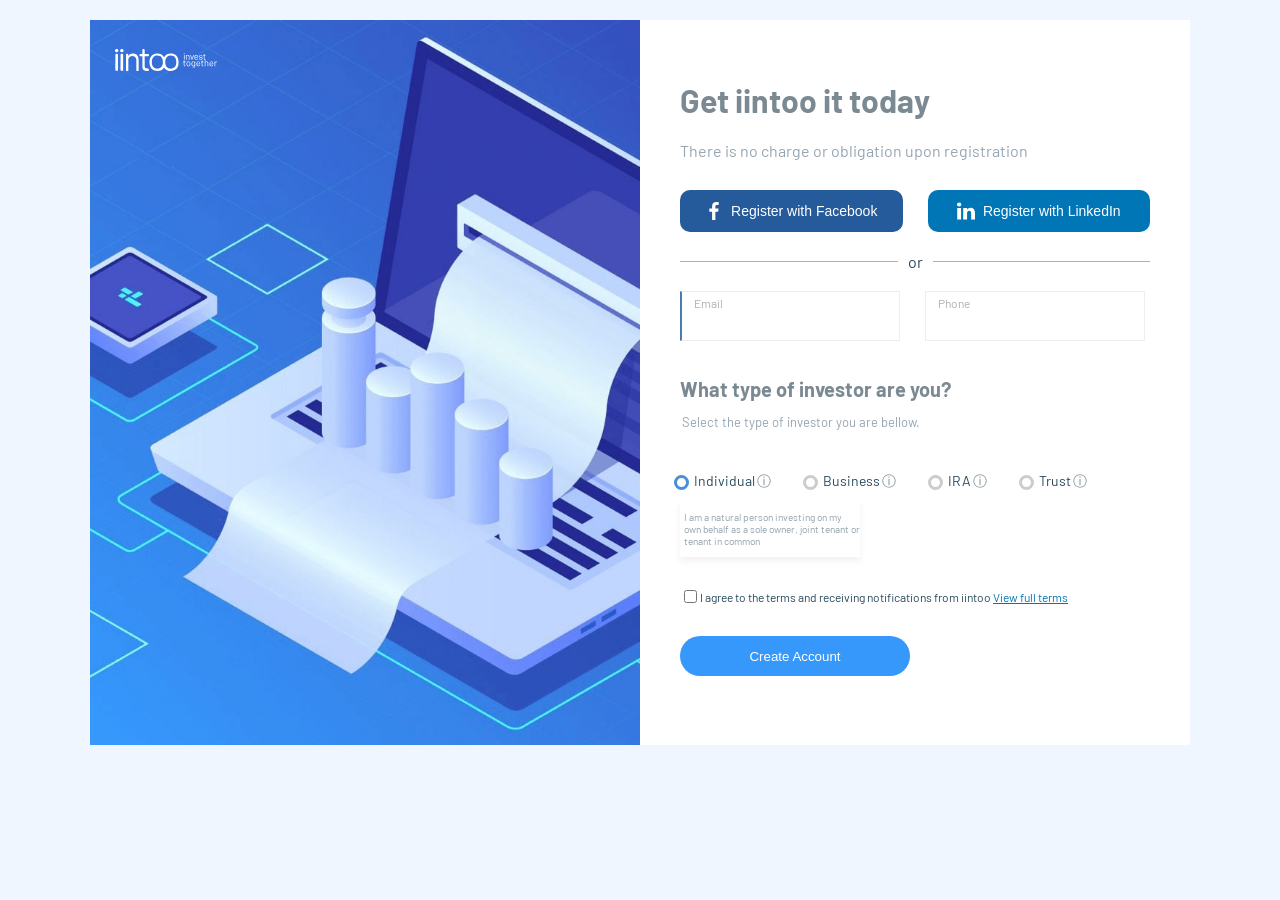
<file: index.html>
<!DOCTYPE html>
<html lang="en">
<head>
    <meta charset="UTF-8">
    <meta name="viewport" content="width=device-width, initial-scale=1.0">
    <title>Iintoo</title>
    <link rel="stylesheet" href="style.css">
</head>
<body>
    <div class="container">
        <div class="block">
            <div class="left">
                <img src="./bg.jpg" alt="left picture">
                <div class="logo">
                <img src="./logo (1).svg" alt="logo">
                </div>
            </div>
            
            <div class="right">
                <h1 class="main-title">Get iintoo it today</h1>
                <p class="subtitle">There is no charge or obligation upon registration</p>
            
                <div class="socseti">
                <button class="btn btn-fb">
                    <img src="./facebook.svg" alt="login with facebook" class="first"> Register with Facebook
                </button>
                <button class="btn btn-in">
                    <img src="./linkedin.svg" alt="login with linkedin" class="second"> Register with LinkedIn
                </button>
              </div>
             
              <div class="divider">
                <span>or</span>
              </div>
             
              <div class="input-row">
                <div class="input-email">
                 <label>Email</label>
                 <input type="email"> 
                </div>
                <div class="input-phone">
                <label>Phone</label>
                <input type="number">
                </div>
              </div>
              
              <h2 class="main-title">What type of investor are you?</h2>
              <p class="smaller">Select the type of investor you are bellow.</p>
              
              <div class="radio-group">
                <input type="radio" id="individual" name="individual" value="individual" checked>
                <label for="individual">Individual</label>
                <span class="info-icon">&#9432</span>
                <input type="radio" id="business" name="individual" value="business">
                <label for="business">Business</label>
                <span class="info-icon">&#9432</span>
                <input type="radio" id="ira" name="individual" value="ira">
                <label for="ira">IRA</label>
                <span class="info-icon">&#9432</span>
                <input type="radio" id="trust" name="individual" value="trust">
                <label for="trust">Trust</label>
                <span class="info-icon">&#9432</span>
                </div>

                <div class="shadow">
                    <p>I am a natural person investing on my own behalf as a sole owner, joint tenant or tenant in common</p>
                </div>

                <div class="agree">
                    <input type="checkbox">
                    <label>I agree to the terms and receiving notifications from iintoo <a href="https://www.aviasales.ru/" target="_blank">View full terms</a> </label>
                </div>

                <div>
                    <button class="create">Create Account</button>
                </div>
            </div>
        </div>
    </div>
 </div>
</body>
</html>
</file>
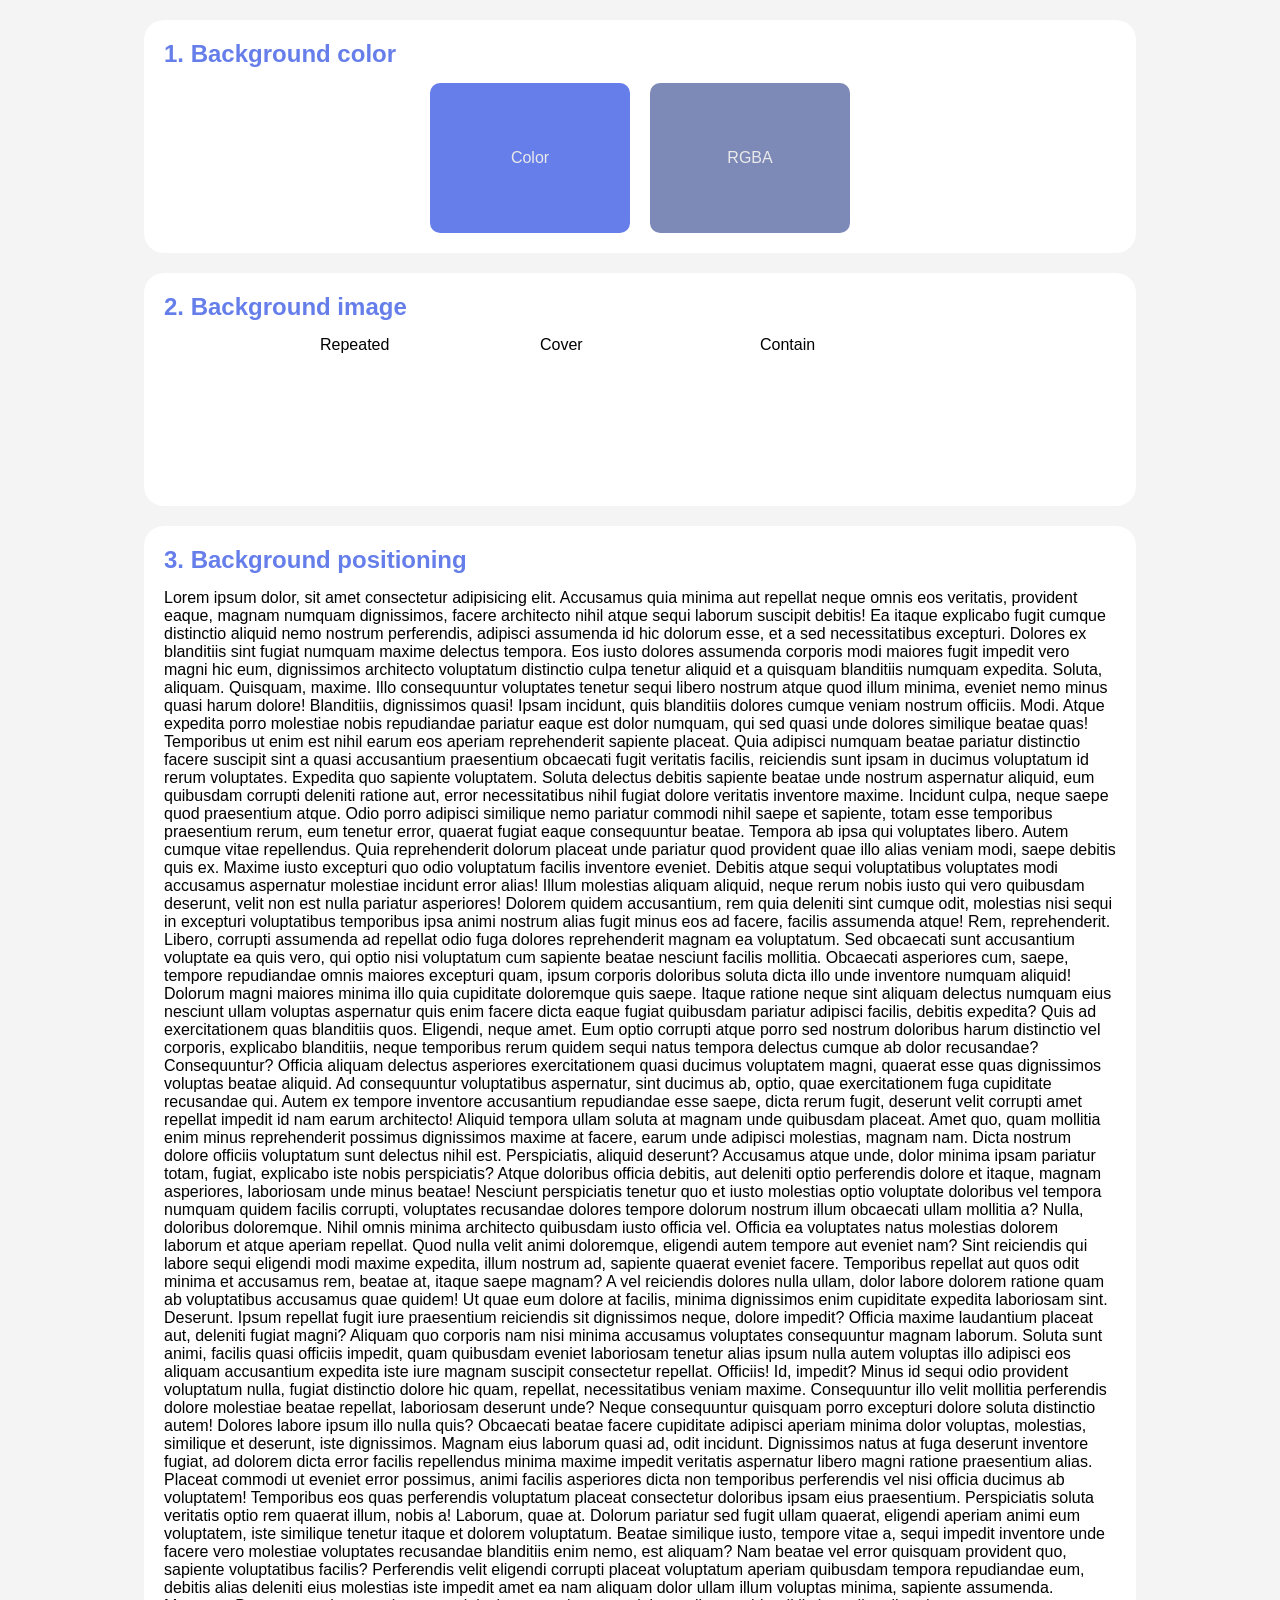
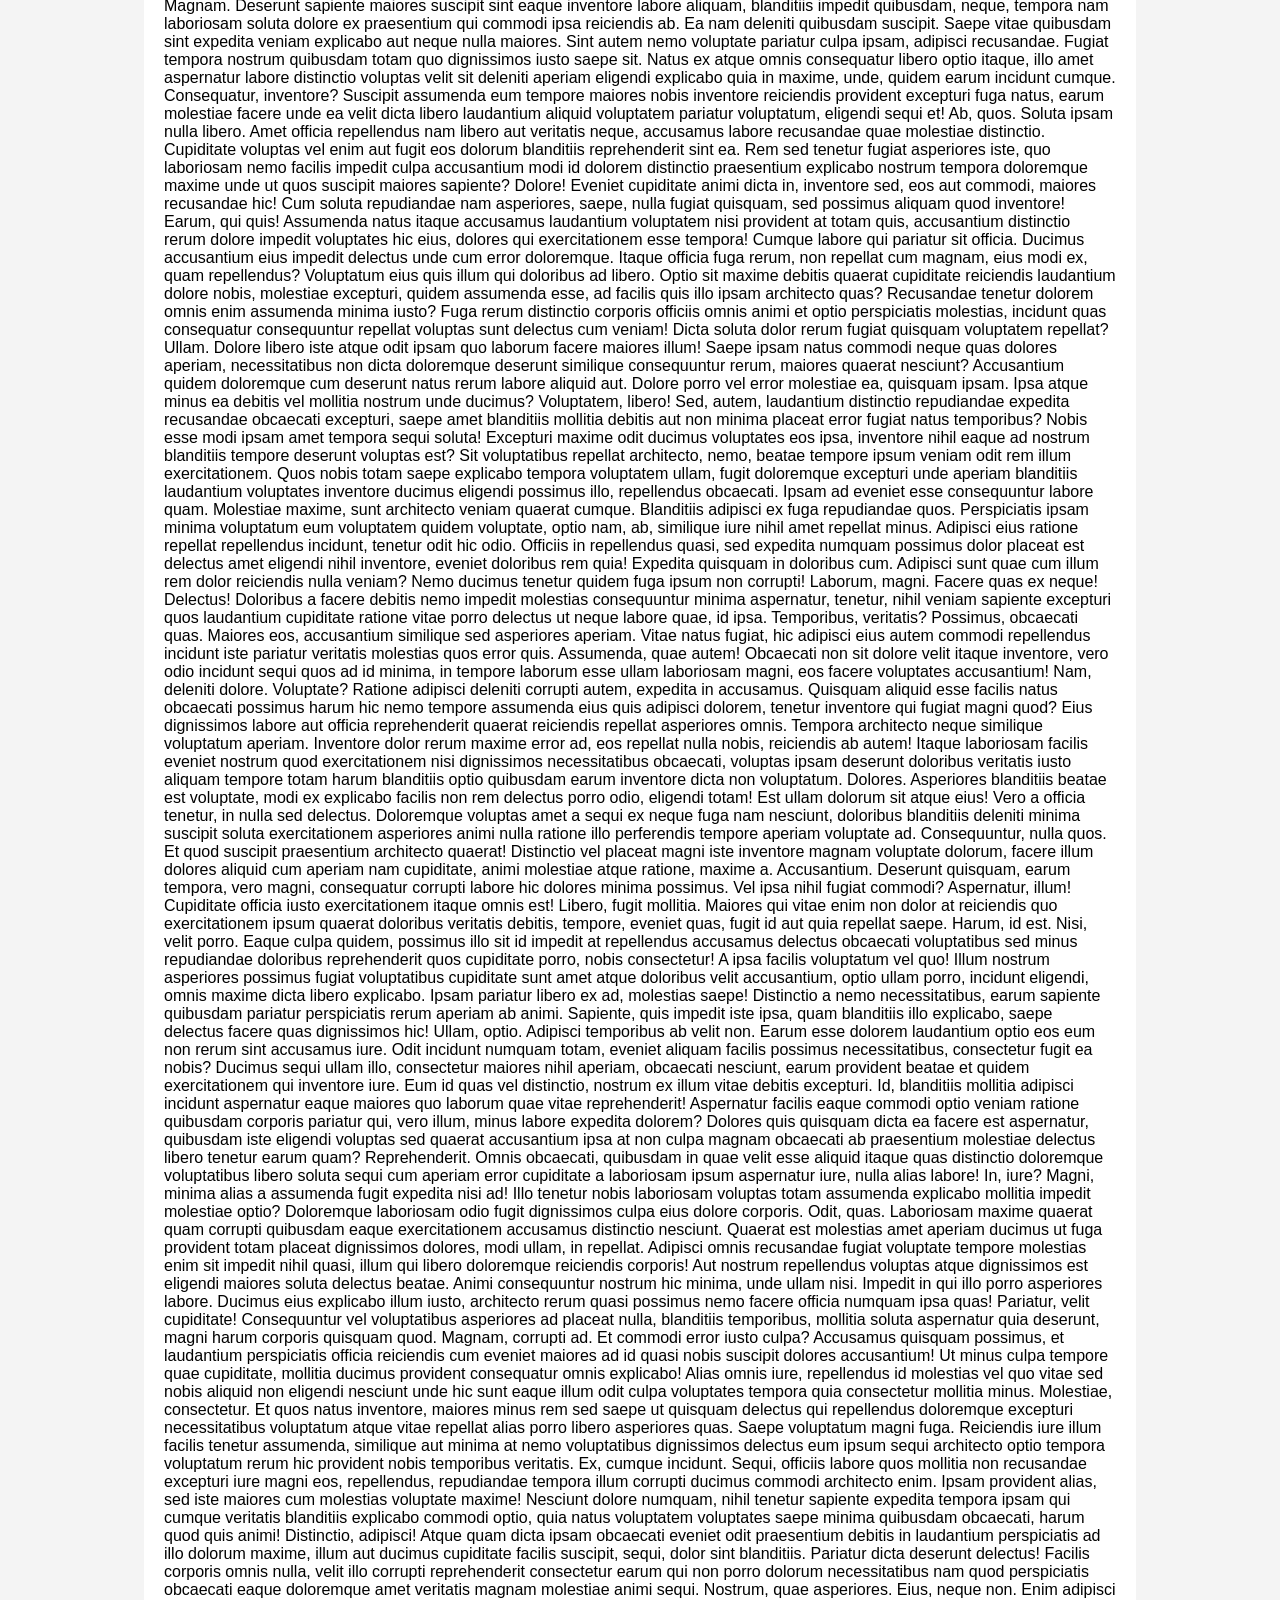
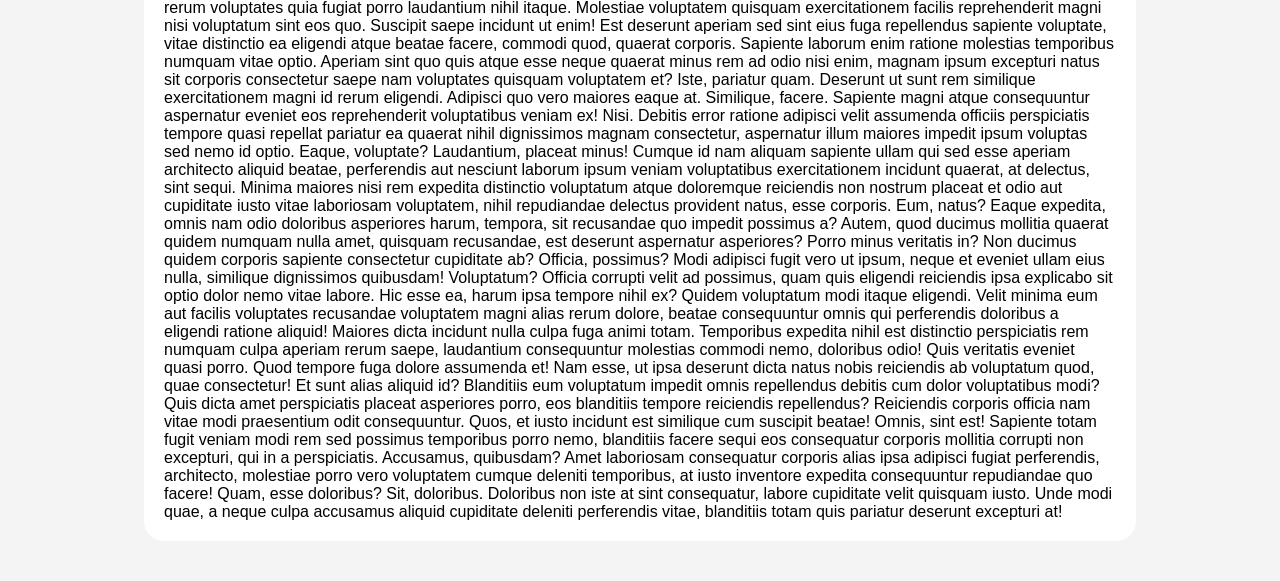
<file: Background/index.html>
<!DOCTYPE html>
<html lang="en">
<head>
    <meta charset="UTF-8">
    <meta name="viewport" content="width=device-width, initial-scale=1.0">
    <title>CSS Background</title>
    <link rel="stylesheet" href="./style.css">
</head>
<body>
    <div class="container">
        <section class="bg-section">
            <h2 class="bg-section__title">1. Background color</h2>
            <div class="example-row">
              <div class="example-box color">Color</div>
              <div class="example-box rgba">RGBA</div>
            </div>
        </section>

        <section class="bg-section">
            <h2 class="bg-section__title">2. Background image</h2>
            <div class="example-row">
                <div class="repeated">Repeated</div>
                <div class="cover">Cover</div>
                <div class="contain">Contain</div>
        </section>

        <section class="bg-section">
            <h2 class="bg-section__title">3. Background positioning</h2>
 

    <div class="lorem">Lorem ipsum dolor, sit amet consectetur adipisicing elit. Accusamus quia minima aut repellat neque omnis eos veritatis, provident eaque, magnam numquam dignissimos, facere architecto nihil atque sequi laborum suscipit debitis!
    Ea itaque explicabo fugit cumque distinctio aliquid nemo nostrum perferendis, adipisci assumenda id hic dolorum esse, et a sed necessitatibus excepturi. Dolores ex blanditiis sint fugiat numquam maxime delectus tempora.
    Eos iusto dolores assumenda corporis modi maiores fugit impedit vero magni hic eum, dignissimos architecto voluptatum distinctio culpa tenetur aliquid et a quisquam blanditiis numquam expedita. Soluta, aliquam. Quisquam, maxime.
    Illo consequuntur voluptates tenetur sequi libero nostrum atque quod illum minima, eveniet nemo minus quasi harum dolore! Blanditiis, dignissimos quasi! Ipsam incidunt, quis blanditiis dolores cumque veniam nostrum officiis. Modi.
    Atque expedita porro molestiae nobis repudiandae pariatur eaque est dolor numquam, qui sed quasi unde dolores similique beatae quas! Temporibus ut enim est nihil earum eos aperiam reprehenderit sapiente placeat.
    Quia adipisci numquam beatae pariatur distinctio facere suscipit sint a quasi accusantium praesentium obcaecati fugit veritatis facilis, reiciendis sunt ipsam in ducimus voluptatum id rerum voluptates. Expedita quo sapiente voluptatem.
    Soluta delectus debitis sapiente beatae unde nostrum aspernatur aliquid, eum quibusdam corrupti deleniti ratione aut, error necessitatibus nihil fugiat dolore veritatis inventore maxime. Incidunt culpa, neque saepe quod praesentium atque.
    Odio porro adipisci similique nemo pariatur commodi nihil saepe et sapiente, totam esse temporibus praesentium rerum, eum tenetur error, quaerat fugiat eaque consequuntur beatae. Tempora ab ipsa qui voluptates libero.
    Autem cumque vitae repellendus. Quia reprehenderit dolorum placeat unde pariatur quod provident quae illo alias veniam modi, saepe debitis quis ex. Maxime iusto excepturi quo odio voluptatum facilis inventore eveniet.
    Debitis atque sequi voluptatibus voluptates modi accusamus aspernatur molestiae incidunt error alias! Illum molestias aliquam aliquid, neque rerum nobis iusto qui vero quibusdam deserunt, velit non est nulla pariatur asperiores!
    Dolorem quidem accusantium, rem quia deleniti sint cumque odit, molestias nisi sequi in excepturi voluptatibus temporibus ipsa animi nostrum alias fugit minus eos ad facere, facilis assumenda atque! Rem, reprehenderit.
    Libero, corrupti assumenda ad repellat odio fuga dolores reprehenderit magnam ea voluptatum. Sed obcaecati sunt accusantium voluptate ea quis vero, qui optio nisi voluptatum cum sapiente beatae nesciunt facilis mollitia.
    Obcaecati asperiores cum, saepe, tempore repudiandae omnis maiores excepturi quam, ipsum corporis doloribus soluta dicta illo unde inventore numquam aliquid! Dolorum magni maiores minima illo quia cupiditate doloremque quis saepe.
    Itaque ratione neque sint aliquam delectus numquam eius nesciunt ullam voluptas aspernatur quis enim facere dicta eaque fugiat quibusdam pariatur adipisci facilis, debitis expedita? Quis ad exercitationem quas blanditiis quos.
    Eligendi, neque amet. Eum optio corrupti atque porro sed nostrum doloribus harum distinctio vel corporis, explicabo blanditiis, neque temporibus rerum quidem sequi natus tempora delectus cumque ab dolor recusandae? Consequuntur?
    Officia aliquam delectus asperiores exercitationem quasi ducimus voluptatem magni, quaerat esse quas dignissimos voluptas beatae aliquid. Ad consequuntur voluptatibus aspernatur, sint ducimus ab, optio, quae exercitationem fuga cupiditate recusandae qui.
    Autem ex tempore inventore accusantium repudiandae esse saepe, dicta rerum fugit, deserunt velit corrupti amet repellat impedit id nam earum architecto! Aliquid tempora ullam soluta at magnam unde quibusdam placeat.
    Amet quo, quam mollitia enim minus reprehenderit possimus dignissimos maxime at facere, earum unde adipisci molestias, magnam nam. Dicta nostrum dolore officiis voluptatum sunt delectus nihil est. Perspiciatis, aliquid deserunt?
    Accusamus atque unde, dolor minima ipsam pariatur totam, fugiat, explicabo iste nobis perspiciatis? Atque doloribus officia debitis, aut deleniti optio perferendis dolore et itaque, magnam asperiores, laboriosam unde minus beatae!
    Nesciunt perspiciatis tenetur quo et iusto molestias optio voluptate doloribus vel tempora numquam quidem facilis corrupti, voluptates recusandae dolores tempore dolorum nostrum illum obcaecati ullam mollitia a? Nulla, doloribus doloremque.
    Nihil omnis minima architecto quibusdam iusto officia vel. Officia ea voluptates natus molestias dolorem laborum et atque aperiam repellat. Quod nulla velit animi doloremque, eligendi autem tempore aut eveniet nam?
    Sint reiciendis qui labore sequi eligendi modi maxime expedita, illum nostrum ad, sapiente quaerat eveniet facere. Temporibus repellat aut quos odit minima et accusamus rem, beatae at, itaque saepe magnam?
    A vel reiciendis dolores nulla ullam, dolor labore dolorem ratione quam ab voluptatibus accusamus quae quidem! Ut quae eum dolore at facilis, minima dignissimos enim cupiditate expedita laboriosam sint. Deserunt.
    Ipsum repellat fugit iure praesentium reiciendis sit dignissimos neque, dolore impedit? Officia maxime laudantium placeat aut, deleniti fugiat magni? Aliquam quo corporis nam nisi minima accusamus voluptates consequuntur magnam laborum.
    Soluta sunt animi, facilis quasi officiis impedit, quam quibusdam eveniet laboriosam tenetur alias ipsum nulla autem voluptas illo adipisci eos aliquam accusantium expedita iste iure magnam suscipit consectetur repellat. Officiis!
    Id, impedit? Minus id sequi odio provident voluptatum nulla, fugiat distinctio dolore hic quam, repellat, necessitatibus veniam maxime. Consequuntur illo velit mollitia perferendis dolore molestiae beatae repellat, laboriosam deserunt unde?
    Neque consequuntur quisquam porro excepturi dolore soluta distinctio autem! Dolores labore ipsum illo nulla quis? Obcaecati beatae facere cupiditate adipisci aperiam minima dolor voluptas, molestias, similique et deserunt, iste dignissimos.
    Magnam eius laborum quasi ad, odit incidunt. Dignissimos natus at fuga deserunt inventore fugiat, ad dolorem dicta error facilis repellendus minima maxime impedit veritatis aspernatur libero magni ratione praesentium alias.
    Placeat commodi ut eveniet error possimus, animi facilis asperiores dicta non temporibus perferendis vel nisi officia ducimus ab voluptatem! Temporibus eos quas perferendis voluptatum placeat consectetur doloribus ipsam eius praesentium.
    Perspiciatis soluta veritatis optio rem quaerat illum, nobis a! Laborum, quae at. Dolorum pariatur sed fugit ullam quaerat, eligendi aperiam animi eum voluptatem, iste similique tenetur itaque et dolorem voluptatum.
    Beatae similique iusto, tempore vitae a, sequi impedit inventore unde facere vero molestiae voluptates recusandae blanditiis enim nemo, est aliquam? Nam beatae vel error quisquam provident quo, sapiente voluptatibus facilis?
    Perferendis velit eligendi corrupti placeat voluptatum aperiam quibusdam tempora repudiandae eum, debitis alias deleniti eius molestias iste impedit amet ea nam aliquam dolor ullam illum voluptas minima, sapiente assumenda. Magnam.
    Deserunt sapiente maiores suscipit sint eaque inventore labore aliquam, blanditiis impedit quibusdam, neque, tempora nam laboriosam soluta dolore ex praesentium qui commodi ipsa reiciendis ab. Ea nam deleniti quibusdam suscipit.
    Saepe vitae quibusdam sint expedita veniam explicabo aut neque nulla maiores. Sint autem nemo voluptate pariatur culpa ipsam, adipisci recusandae. Fugiat tempora nostrum quibusdam totam quo dignissimos iusto saepe sit.
    Natus ex atque omnis consequatur libero optio itaque, illo amet aspernatur labore distinctio voluptas velit sit deleniti aperiam eligendi explicabo quia in maxime, unde, quidem earum incidunt cumque. Consequatur, inventore?
    Suscipit assumenda eum tempore maiores nobis inventore reiciendis provident excepturi fuga natus, earum molestiae facere unde ea velit dicta libero laudantium aliquid voluptatem pariatur voluptatum, eligendi sequi et! Ab, quos.
    Soluta ipsam nulla libero. Amet officia repellendus nam libero aut veritatis neque, accusamus labore recusandae quae molestiae distinctio. Cupiditate voluptas vel enim aut fugit eos dolorum blanditiis reprehenderit sint ea.
    Rem sed tenetur fugiat asperiores iste, quo laboriosam nemo facilis impedit culpa accusantium modi id dolorem distinctio praesentium explicabo nostrum tempora doloremque maxime unde ut quos suscipit maiores sapiente? Dolore!
    Eveniet cupiditate animi dicta in, inventore sed, eos aut commodi, maiores recusandae hic! Cum soluta repudiandae nam asperiores, saepe, nulla fugiat quisquam, sed possimus aliquam quod inventore! Earum, qui quis!
    Assumenda natus itaque accusamus laudantium voluptatem nisi provident at totam quis, accusantium distinctio rerum dolore impedit voluptates hic eius, dolores qui exercitationem esse tempora! Cumque labore qui pariatur sit officia.
    Ducimus accusantium eius impedit delectus unde cum error doloremque. Itaque officia fuga rerum, non repellat cum magnam, eius modi ex, quam repellendus? Voluptatum eius quis illum qui doloribus ad libero.
    Optio sit maxime debitis quaerat cupiditate reiciendis laudantium dolore nobis, molestiae excepturi, quidem assumenda esse, ad facilis quis illo ipsam architecto quas? Recusandae tenetur dolorem omnis enim assumenda minima iusto?
    Fuga rerum distinctio corporis officiis omnis animi et optio perspiciatis molestias, incidunt quas consequatur consequuntur repellat voluptas sunt delectus cum veniam! Dicta soluta dolor rerum fugiat quisquam voluptatem repellat? Ullam.
    Dolore libero iste atque odit ipsam quo laborum facere maiores illum! Saepe ipsam natus commodi neque quas dolores aperiam, necessitatibus non dicta doloremque deserunt similique consequuntur rerum, maiores quaerat nesciunt?
    Accusantium quidem doloremque cum deserunt natus rerum labore aliquid aut. Dolore porro vel error molestiae ea, quisquam ipsam. Ipsa atque minus ea debitis vel mollitia nostrum unde ducimus? Voluptatem, libero!
    Sed, autem, laudantium distinctio repudiandae expedita recusandae obcaecati excepturi, saepe amet blanditiis mollitia debitis aut non minima placeat error fugiat natus temporibus? Nobis esse modi ipsam amet tempora sequi soluta!
    Excepturi maxime odit ducimus voluptates eos ipsa, inventore nihil eaque ad nostrum blanditiis tempore deserunt voluptas est? Sit voluptatibus repellat architecto, nemo, beatae tempore ipsum veniam odit rem illum exercitationem.
    Quos nobis totam saepe explicabo tempora voluptatem ullam, fugit doloremque excepturi unde aperiam blanditiis laudantium voluptates inventore ducimus eligendi possimus illo, repellendus obcaecati. Ipsam ad eveniet esse consequuntur labore quam.
    Molestiae maxime, sunt architecto veniam quaerat cumque. Blanditiis adipisci ex fuga repudiandae quos. Perspiciatis ipsam minima voluptatum eum voluptatem quidem voluptate, optio nam, ab, similique iure nihil amet repellat minus.
    Adipisci eius ratione repellat repellendus incidunt, tenetur odit hic odio. Officiis in repellendus quasi, sed expedita numquam possimus dolor placeat est delectus amet eligendi nihil inventore, eveniet doloribus rem quia!
    Expedita quisquam in doloribus cum. Adipisci sunt quae cum illum rem dolor reiciendis nulla veniam? Nemo ducimus tenetur quidem fuga ipsum non corrupti! Laborum, magni. Facere quas ex neque! Delectus!
    Doloribus a facere debitis nemo impedit molestias consequuntur minima aspernatur, tenetur, nihil veniam sapiente excepturi quos laudantium cupiditate ratione vitae porro delectus ut neque labore quae, id ipsa. Temporibus, veritatis?
    Possimus, obcaecati quas. Maiores eos, accusantium similique sed asperiores aperiam. Vitae natus fugiat, hic adipisci eius autem commodi repellendus incidunt iste pariatur veritatis molestias quos error quis. Assumenda, quae autem!
    Obcaecati non sit dolore velit itaque inventore, vero odio incidunt sequi quos ad id minima, in tempore laborum esse ullam laboriosam magni, eos facere voluptates accusantium! Nam, deleniti dolore. Voluptate?
    Ratione adipisci deleniti corrupti autem, expedita in accusamus. Quisquam aliquid esse facilis natus obcaecati possimus harum hic nemo tempore assumenda eius quis adipisci dolorem, tenetur inventore qui fugiat magni quod?
    Eius dignissimos labore aut officia reprehenderit quaerat reiciendis repellat asperiores omnis. Tempora architecto neque similique voluptatum aperiam. Inventore dolor rerum maxime error ad, eos repellat nulla nobis, reiciendis ab autem!
    Itaque laboriosam facilis eveniet nostrum quod exercitationem nisi dignissimos necessitatibus obcaecati, voluptas ipsam deserunt doloribus veritatis iusto aliquam tempore totam harum blanditiis optio quibusdam earum inventore dicta non voluptatum. Dolores.
    Asperiores blanditiis beatae est voluptate, modi ex explicabo facilis non rem delectus porro odio, eligendi totam! Est ullam dolorum sit atque eius! Vero a officia tenetur, in nulla sed delectus.
    Doloremque voluptas amet a sequi ex neque fuga nam nesciunt, doloribus blanditiis deleniti minima suscipit soluta exercitationem asperiores animi nulla ratione illo perferendis tempore aperiam voluptate ad. Consequuntur, nulla quos.
    Et quod suscipit praesentium architecto quaerat! Distinctio vel placeat magni iste inventore magnam voluptate dolorum, facere illum dolores aliquid cum aperiam nam cupiditate, animi molestiae atque ratione, maxime a. Accusantium.
    Deserunt quisquam, earum tempora, vero magni, consequatur corrupti labore hic dolores minima possimus. Vel ipsa nihil fugiat commodi? Aspernatur, illum! Cupiditate officia iusto exercitationem itaque omnis est! Libero, fugit mollitia.
    Maiores qui vitae enim non dolor at reiciendis quo exercitationem ipsum quaerat doloribus veritatis debitis, tempore, eveniet quas, fugit id aut quia repellat saepe. Harum, id est. Nisi, velit porro.
    Eaque culpa quidem, possimus illo sit id impedit at repellendus accusamus delectus obcaecati voluptatibus sed minus repudiandae doloribus reprehenderit quos cupiditate porro, nobis consectetur! A ipsa facilis voluptatum vel quo!
    Illum nostrum asperiores possimus fugiat voluptatibus cupiditate sunt amet atque doloribus velit accusantium, optio ullam porro, incidunt eligendi, omnis maxime dicta libero explicabo. Ipsam pariatur libero ex ad, molestias saepe!
    Distinctio a nemo necessitatibus, earum sapiente quibusdam pariatur perspiciatis rerum aperiam ab animi. Sapiente, quis impedit iste ipsa, quam blanditiis illo explicabo, saepe delectus facere quas dignissimos hic! Ullam, optio.
    Adipisci temporibus ab velit non. Earum esse dolorem laudantium optio eos eum non rerum sint accusamus iure. Odit incidunt numquam totam, eveniet aliquam facilis possimus necessitatibus, consectetur fugit ea nobis?
    Ducimus sequi ullam illo, consectetur maiores nihil aperiam, obcaecati nesciunt, earum provident beatae et quidem exercitationem qui inventore iure. Eum id quas vel distinctio, nostrum ex illum vitae debitis excepturi.
    Id, blanditiis mollitia adipisci incidunt aspernatur eaque maiores quo laborum quae vitae reprehenderit! Aspernatur facilis eaque commodi optio veniam ratione quibusdam corporis pariatur qui, vero illum, minus labore expedita dolorem?
    Dolores quis quisquam dicta ea facere est aspernatur, quibusdam iste eligendi voluptas sed quaerat accusantium ipsa at non culpa magnam obcaecati ab praesentium molestiae delectus libero tenetur earum quam? Reprehenderit.
    Omnis obcaecati, quibusdam in quae velit esse aliquid itaque quas distinctio doloremque voluptatibus libero soluta sequi cum aperiam error cupiditate a laboriosam ipsum aspernatur iure, nulla alias labore! In, iure?
    Magni, minima alias a assumenda fugit expedita nisi ad! Illo tenetur nobis laboriosam voluptas totam assumenda explicabo mollitia impedit molestiae optio? Doloremque laboriosam odio fugit dignissimos culpa eius dolore corporis.
    Odit, quas. Laboriosam maxime quaerat quam corrupti quibusdam eaque exercitationem accusamus distinctio nesciunt. Quaerat est molestias amet aperiam ducimus ut fuga provident totam placeat dignissimos dolores, modi ullam, in repellat.
    Adipisci omnis recusandae fugiat voluptate tempore molestias enim sit impedit nihil quasi, illum qui libero doloremque reiciendis corporis! Aut nostrum repellendus voluptas atque dignissimos est eligendi maiores soluta delectus beatae.
    Animi consequuntur nostrum hic minima, unde ullam nisi. Impedit in qui illo porro asperiores labore. Ducimus eius explicabo illum iusto, architecto rerum quasi possimus nemo facere officia numquam ipsa quas!
    Pariatur, velit cupiditate! Consequuntur vel voluptatibus asperiores ad placeat nulla, blanditiis temporibus, mollitia soluta aspernatur quia deserunt, magni harum corporis quisquam quod. Magnam, corrupti ad. Et commodi error iusto culpa?
    Accusamus quisquam possimus, et laudantium perspiciatis officia reiciendis cum eveniet maiores ad id quasi nobis suscipit dolores accusantium! Ut minus culpa tempore quae cupiditate, mollitia ducimus provident consequatur omnis explicabo!
    Alias omnis iure, repellendus id molestias vel quo vitae sed nobis aliquid non eligendi nesciunt unde hic sunt eaque illum odit culpa voluptates tempora quia consectetur mollitia minus. Molestiae, consectetur.
    Et quos natus inventore, maiores minus rem sed saepe ut quisquam delectus qui repellendus doloremque excepturi necessitatibus voluptatum atque vitae repellat alias porro libero asperiores quas. Saepe voluptatum magni fuga.
    Reiciendis iure illum facilis tenetur assumenda, similique aut minima at nemo voluptatibus dignissimos delectus eum ipsum sequi architecto optio tempora voluptatum rerum hic provident nobis temporibus veritatis. Ex, cumque incidunt.
    Sequi, officiis labore quos mollitia non recusandae excepturi iure magni eos, repellendus, repudiandae tempora illum corrupti ducimus commodi architecto enim. Ipsam provident alias, sed iste maiores cum molestias voluptate maxime!
    Nesciunt dolore numquam, nihil tenetur sapiente expedita tempora ipsam qui cumque veritatis blanditiis explicabo commodi optio, quia natus voluptatem voluptates saepe minima quibusdam obcaecati, harum quod quis animi! Distinctio, adipisci!
    Atque quam dicta ipsam obcaecati eveniet odit praesentium debitis in laudantium perspiciatis ad illo dolorum maxime, illum aut ducimus cupiditate facilis suscipit, sequi, dolor sint blanditiis. Pariatur dicta deserunt delectus!
    Facilis corporis omnis nulla, velit illo corrupti reprehenderit consectetur earum qui non porro dolorum necessitatibus nam quod perspiciatis obcaecati eaque doloremque amet veritatis magnam molestiae animi sequi. Nostrum, quae asperiores.
    Eius, neque non. Enim adipisci rerum voluptates quia fugiat porro laudantium nihil itaque. Molestiae voluptatem quisquam exercitationem facilis reprehenderit magni nisi voluptatum sint eos quo. Suscipit saepe incidunt ut enim!
    Est deserunt aperiam sed sint eius fuga repellendus sapiente voluptate, vitae distinctio ea eligendi atque beatae facere, commodi quod, quaerat corporis. Sapiente laborum enim ratione molestias temporibus numquam vitae optio.
    Aperiam sint quo quis atque esse neque quaerat minus rem ad odio nisi enim, magnam ipsum excepturi natus sit corporis consectetur saepe nam voluptates quisquam voluptatem et? Iste, pariatur quam.
    Deserunt ut sunt rem similique exercitationem magni id rerum eligendi. Adipisci quo vero maiores eaque at. Similique, facere. Sapiente magni atque consequuntur aspernatur eveniet eos reprehenderit voluptatibus veniam ex! Nisi.
    Debitis error ratione adipisci velit assumenda officiis perspiciatis tempore quasi repellat pariatur ea quaerat nihil dignissimos magnam consectetur, aspernatur illum maiores impedit ipsum voluptas sed nemo id optio. Eaque, voluptate?
    Laudantium, placeat minus! Cumque id nam aliquam sapiente ullam qui sed esse aperiam architecto aliquid beatae, perferendis aut nesciunt laborum ipsum veniam voluptatibus exercitationem incidunt quaerat, at delectus, sint sequi.
    Minima maiores nisi rem expedita distinctio voluptatum atque doloremque reiciendis non nostrum placeat et odio aut cupiditate iusto vitae laboriosam voluptatem, nihil repudiandae delectus provident natus, esse corporis. Eum, natus?
    Eaque expedita, omnis nam odio doloribus asperiores harum, tempora, sit recusandae quo impedit possimus a? Autem, quod ducimus mollitia quaerat quidem numquam nulla amet, quisquam recusandae, est deserunt aspernatur asperiores?
    Porro minus veritatis in? Non ducimus quidem corporis sapiente consectetur cupiditate ab? Officia, possimus? Modi adipisci fugit vero ut ipsum, neque et eveniet ullam eius nulla, similique dignissimos quibusdam! Voluptatum?
    Officia corrupti velit ad possimus, quam quis eligendi reiciendis ipsa explicabo sit optio dolor nemo vitae labore. Hic esse ea, harum ipsa tempore nihil ex? Quidem voluptatum modi itaque eligendi.
    Velit minima eum aut facilis voluptates recusandae voluptatem magni alias rerum dolore, beatae consequuntur omnis qui perferendis doloribus a eligendi ratione aliquid! Maiores dicta incidunt nulla culpa fuga animi totam.
    Temporibus expedita nihil est distinctio perspiciatis rem numquam culpa aperiam rerum saepe, laudantium consequuntur molestias commodi nemo, doloribus odio! Quis veritatis eveniet quasi porro. Quod tempore fuga dolore assumenda et!
    Nam esse, ut ipsa deserunt dicta natus nobis reiciendis ab voluptatum quod, quae consectetur! Et sunt alias aliquid id? Blanditiis eum voluptatum impedit omnis repellendus debitis cum dolor voluptatibus modi?
    Quis dicta amet perspiciatis placeat asperiores porro, eos blanditiis tempore reiciendis repellendus? Reiciendis corporis officia nam vitae modi praesentium odit consequuntur. Quos, et iusto incidunt est similique cum suscipit beatae!
    Omnis, sint est! Sapiente totam fugit veniam modi rem sed possimus temporibus porro nemo, blanditiis facere sequi eos consequatur corporis mollitia corrupti non excepturi, qui in a perspiciatis. Accusamus, quibusdam?
    Amet laboriosam consequatur corporis alias ipsa adipisci fugiat perferendis, architecto, molestiae porro vero voluptatem cumque deleniti temporibus, at iusto inventore expedita consequuntur repudiandae quo facere! Quam, esse doloribus? Sit, doloribus.
    Doloribus non iste at sint consequatur, labore cupiditate velit quisquam iusto. Unde modi quae, a neque culpa accusamus aliquid cupiditate deleniti perferendis vitae, blanditiis totam quis pariatur deserunt excepturi at!</div>
</body>
</html>
</file>
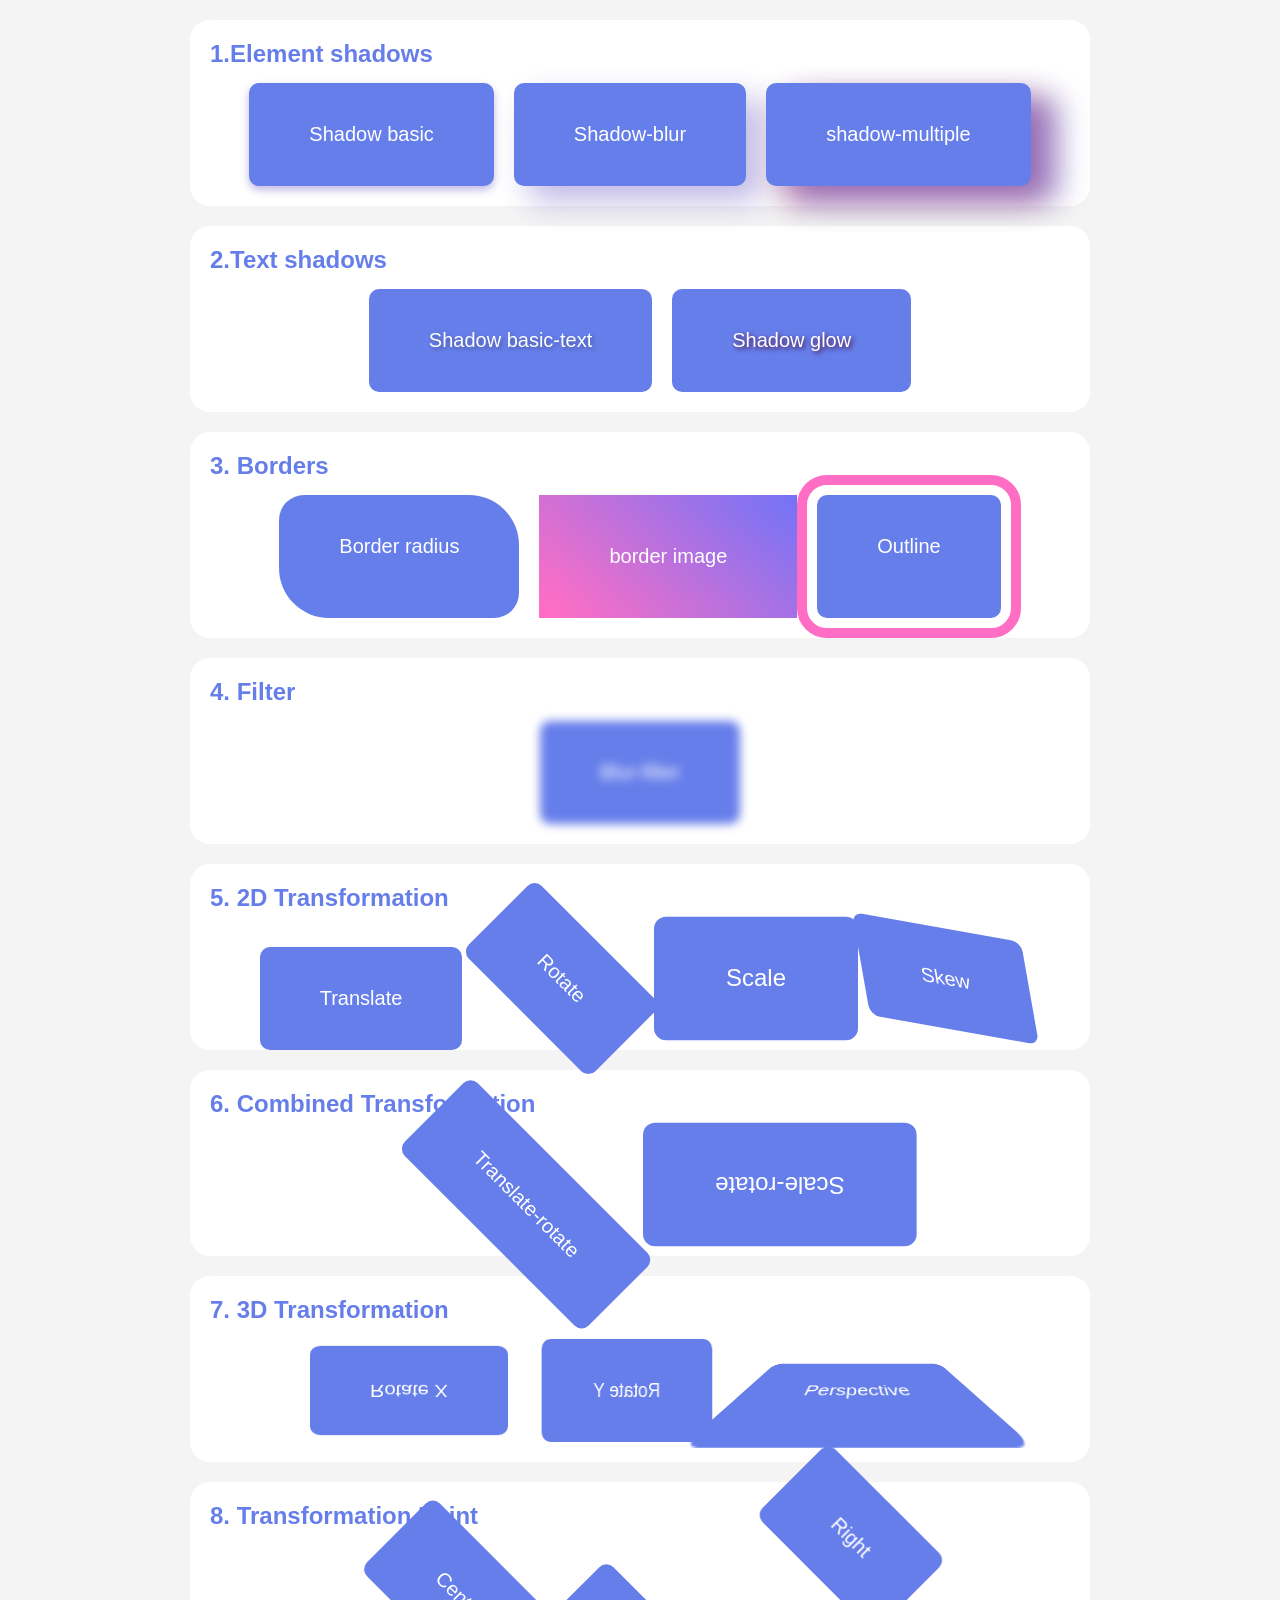
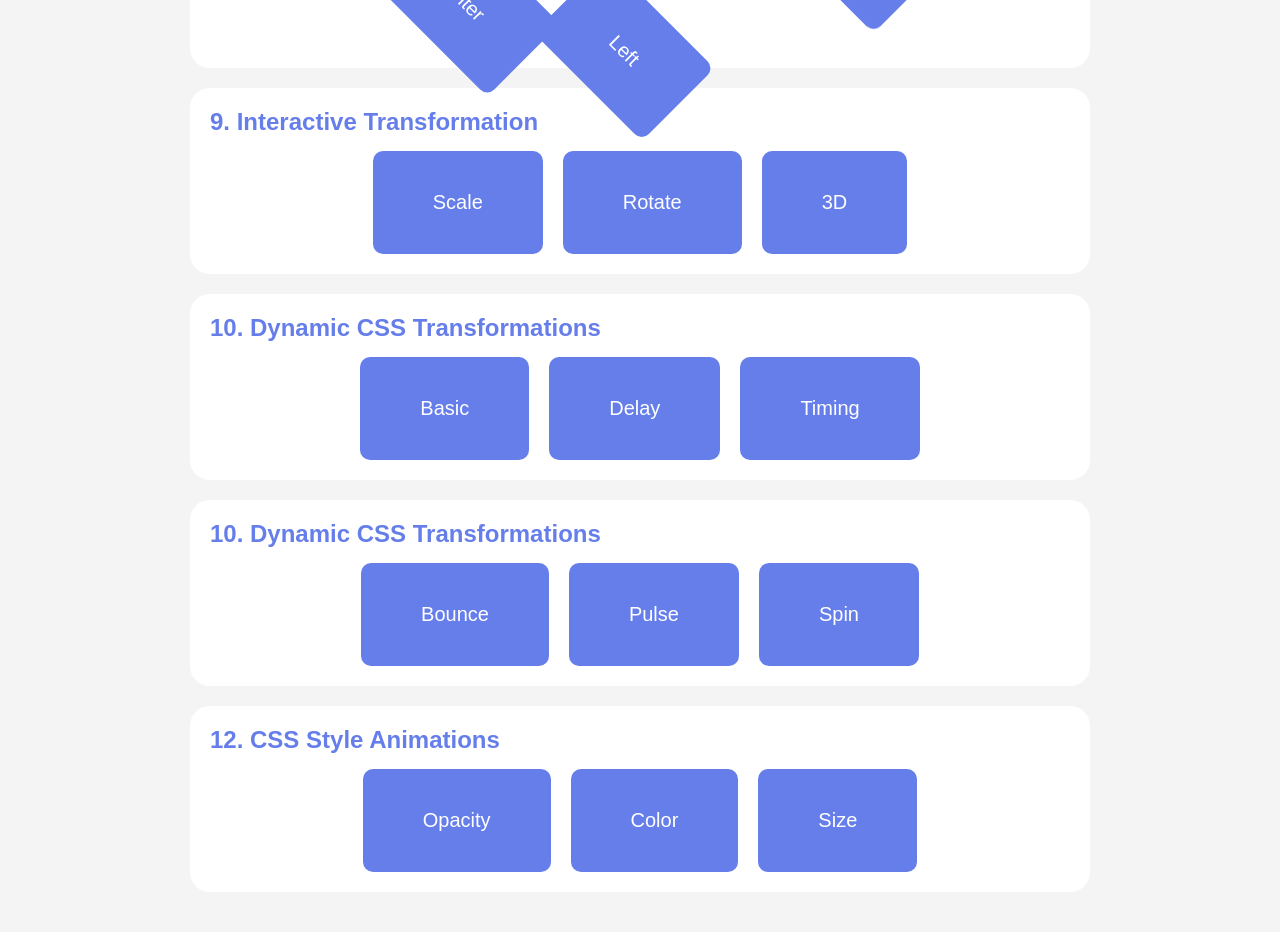
<file: DecorativeCSS/index.html>
<!DOCTYPE html>
<html lang="en">
<head>
    <meta charset="UTF-8">
    <meta name="viewport" content="width=device-width, initial-scale=1.0">
    <title>Decorative CSS</title>
    <link rel="stylesheet" href="./style.css">
</head>
<body>
    <div class="container">
        <section class="main-section">
            <h2 class="bg-section__title">1.Element shadows</h2>
            <div class="example-row">
                <div class="example-box shadow-basic">Shadow basic</div>
                <div class="example-box shadow-blur">Shadow-blur</div>
                <div class="example-box shadow-multiple">shadow-multiple</div>
            </div>
        </section>

        <section class="main-section">
            <h2 class="bg-section__title">2.Text shadows</h2>
            <div class="example-row">
                <div class="example-box shadow-basic-text">Shadow basic-text</div>
                <div class="example-box shadow-glow">Shadow glow</div>
            </div>
        </section>

        <section class="main-section">
            <h2 class="bg-section__title">3. Borders</h2>
            <div class="example-row">
                <div class="example-box border-radius">Border radius</div>
                <div class="example-box border-image">border image</div>
                <div class="example-box outline-effect">Outline</div>
            </div>
        </section>

        <section class="main-section">
            <h2 class="bg-section__title">4. Filter</h2>
            <div class="example-row">
                <div class="example-box blur-filter">Blur-filter</div>
            </div>
        </section>

        <section class="main-section">
            <h2 class="bg-section__title">5. 2D Transformation</h2>
            <div class="example-row">
                <div class="example-box translate">Translate</div>
                <div class="example-box rotate">Rotate</div>
                <div class="example-box scale">Scale</div>
                <div class="example-box skew">Skew</div>
            </div>
        </section>

        <section class="main-section">
            <h2 class="bg-section__title">6. Combined Transformation</h2>
            <div class="example-row">
                <div class="example-box translate-rotate">Translate-rotate</div>
                <div class="example-box scale-rotate">Scale-rotate</div>
            </div>
        </section>

        <section class="main-section">
            <h2 class="bg-section__title">7. 3D Transformation</h2>
            <div class="example-row">
                <div class="example-box rotate-x">Rotate X</div>
                <div class="example-box rotate-y">Rotate Y</div>
                <div class="example-box perspective-basic">Perspective</div>
            </div>
        </section>

        <section class="main-section">
            <h2 class="bg-section__title">8. Transformation Point</h2>
            <div class="example-row">
                <div class="example-box point-center">Center</div>
                <div class="example-box point-left">Left</div>
                <div class="example-box point-right">Right</div>
            </div>
        </section>

        <section class="main-section">
            <h2 class="bg-section__title">9. Interactive Transformation</h2>
            <div class="example-row">
                <div class="example-box hover-scale">Scale</div>
                <div class="example-box hover-rotate">Rotate</div>
                <div class="example-box hover-3d">3D</div>
            </div>
        </section>

        <section class="main-section">
            <h2 class="bg-section__title">10. Dynamic CSS Transformations</h2>
            <div class="example-row">
                <div class="example-box transition-basic">Basic</div>
                <div class="example-box transition-delay">Delay</div>
                <div class="example-box transition-timing">Timing</div>
            </div>
        </section>

        <section class="main-section">
            <h2 class="bg-section__title">10. Dynamic CSS Transformations</h2>
            <div class="example-row">
                <div class="example-box animation-bounce">Bounce</div>
                <div class="example-box animation-pulse">Pulse</div>
                <div class="example-box animation-spin">Spin</div>
            </div>
        </section>

         <section class="main-section">
            <h2 class="bg-section__title">12. CSS Style Animations</h2>
            <div class="example-row">
                <div class="example-box opacity-transitions">Opacity</div>
                <div class="example-box color-transitions">Color</div>
                <div class="example-box size-transitions">Size</div>
            </div>
        </section>
    </div>
</file>
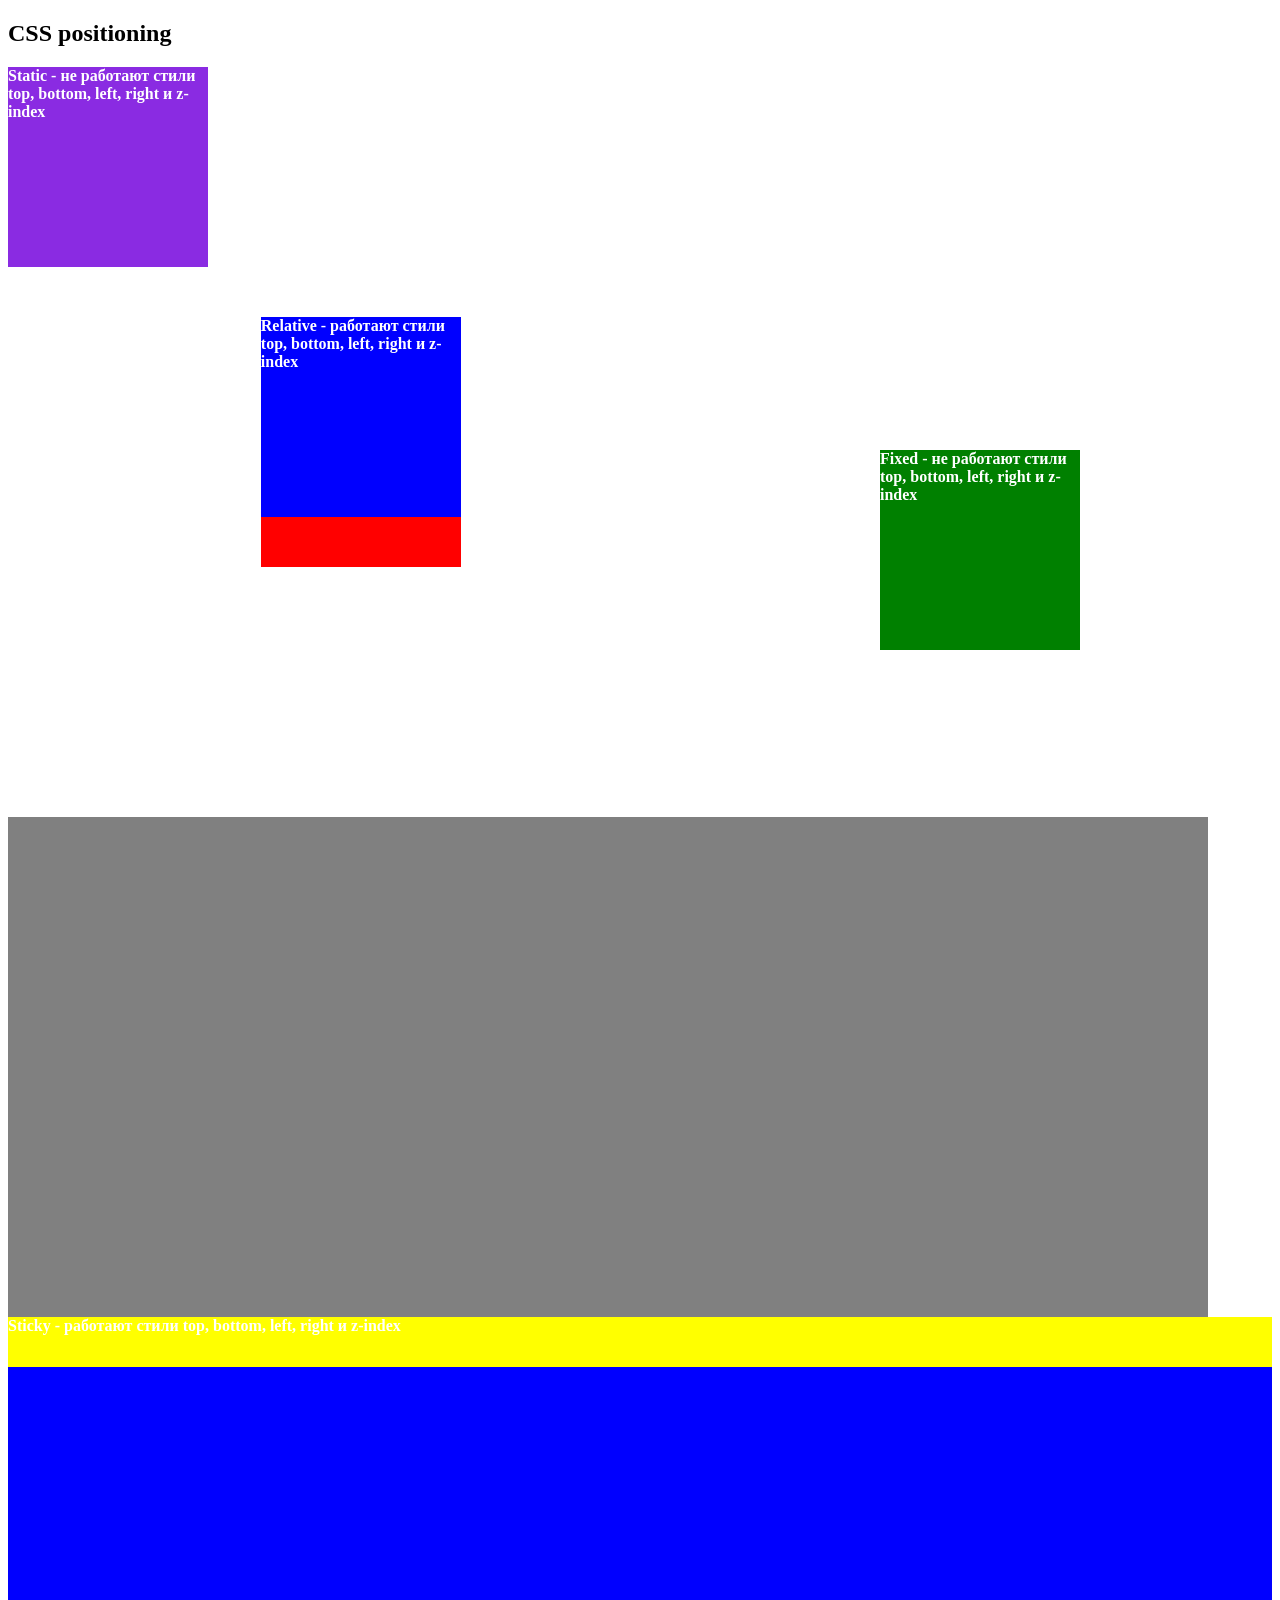
<file: Positioning/index.html>
<!DOCTYPE html>
<html lang="en">
<head>
    <meta charset="UTF-8">
    <meta name="viewport" content="width=device-width, initial-scale=1.0">
    <title>CSS positioning</title>
    <link rel="stylesheet" href="style.css">
</head>
<body>
    <section>
        <h1>CSS positioning</h1>
        <p></p>

        <div class="container">
            <div class="static-positioning">
                <strong>Static - не работают стили top, bottom, left, right и z-index</strong>
            </div>

            <div class="relative-positioning">
                <strong>Relative -  работают стили top, bottom, left, right и z-index</strong>
            </div>

            <div class="relative-positioning2">
                <strong>Relative - работают стили top, bottom, left, right и z-index</strong>
            </div>
        </div>

        <div class="container2">
            <div class="fixed-positioning">
                <strong>Fixed - не работают стили top, bottom, left, right и z-index</strong>
            </div>
        </div>

        <div class="container3">
            <div class="sticky-positioning">
                <strong>Sticky - работают стили top, bottom, left, right и z-index</strong>
            </div>
        
    </section>
</body>
</html>
</file>
<file: style.css>
@import url('https://fonts.googleapis.com/css2?family=Barlow:ital,wght@0,100;0,200;0,300;0,400;0,500;0,600;0,700;0,800;0,900;1,100;1,200;1,300;1,400;1,500;1,600;1,700;1,800;1,900&display=swap');
 
* {
    box-sizing: border-box;
 }

body {
    font-family: "barlow", sans-serif;
    display: flex;
    justify-content: center;
    align-items: center;
    background-color: #eff6ff;
    padding: 20px;
    margin: 0;
}

.container {
    width: 1100px;
    height: auto;
    min-height: 600px;
    background-color: #ffffff;
}

.block {
    display: flex;
    height: 100%;
}

.left {
    width: 50%;
}

.left img {
    width: 100%;
    height: 100%;
    display: block;
    min-height: 600px;
}

.logo {
    display: flex;
    position: absolute;
    top: -240px;
    margin-left: 25px;
    width: 8%;
}

.right {
    width: 50%;
    padding: 40px;
    background-color: white;
}

.main-title {
    color: #7b8a92;
}

.subtitle {
    color: #96A5B1;
    margin-bottom: 30px;
}

.socseti {
    display: flex;
    gap: 25px;
    margin-bottom: 20px;
}

.btn {
    flex: 1;
    padding: 12px 0;
    border: none;
    color: white;
    font-size: 14px;
    display: flex;
    justify-content: center;
    align-items: center; 
    gap: 8px;
    border-radius: 10px;
    cursor: pointer;
}

.first {
    width: 18px;
    height: 18px;
    display: inline-block;
}

.btn-fb {
    background-color: #255a9b;
}

.second {
    width: 18px;
    height: 18px;
    display: inline-block;
}

.btn-in {
    background-color: #0076b6;
}

.divider {
    display: flex;
    align-items: center;
    gap: 10px;
    margin-bottom: 20px;
    color: #2a4a5c;
}

.divider::before,
.divider::after {
    content: "";
    height: 1px;
    flex: 1px;
    background-color: #AFAFAF;
}

.input-row {
    display: flex;
    gap: 25px;
}

.input-email,
.input-phone {
  position: relative;
  border: 1px solid #EEEEEE;
  padding: 4px 12px 6px;
  width: 220px;
  height: 50px;
  margin-bottom: 20px;
}

.input-email label,
.input-phone label {
  display: flex;
  font-size: 12px;
  color: #AFAFAF;
  margin-bottom: 2px;
}

.input-email input,
.input-phone input {
  border: none;
  outline: none;
  width: 100%;
  font-size: 15px;
  padding: 0;
}

.input-email {
  border-left: 2px solid #4b7cb1;
}

h2 {
    font-size: 20px;
    font-weight: 700;
    margin-bottom: 10px;
}

.smaller {
    font-size: 13px;
    margin-left: 2px;
    margin-bottom: 40px;
    color: #96A5B1;
}

.radio-group {
    display: flex;
    gap: 2px;
    margin-bottom: 10px;
    flex: 1;
    padding: 0px;
    border: none;
    font-size: 14px;
    justify-content: center;
    align-items: center;
    width: 150px;
    margin-left: 110px;
    font-weight: 800px;
    color: #2a4a5c;
}


input[type="radio"] {
  margin-left: 30px;
  appearance: none;
  width: 15px;
  height: 15px;
  border: 3px solid #ccc;
  border-radius: 50%;
  cursor: pointer;
  flex-shrink: 0;
}

input[type="radio"]:checked {
  border: 3px solid #4a90d9; 
  box-shadow: inset 0 0 0 3px white;
}




.info-icon {
  display: inline-flex;
  align-items: center;
  justify-content: center;
  cursor: pointer;
  padding-top: 2px;
  color: #7b8a92;
}

.info-icon:hover {
    color: #3698fb;
}


.shadow {
    display: flex;
    justify-content: center;
    align-items: center;
    width: 180px;
    font-size: 10px;
    box-shadow: 0 4px 6px rgba(0, 0, 0, 0.1);
    opacity: 0.5;
    padding: 0 0 0 4px;
    color: #2a4a5c;
    margin-bottom: 30px;
}

.agree {
    display: flex;
    align-items: center;
    font-size: 12px;
    color: #2a4a5c;
}

a {
    color: #0076b6;
}

.create {
    display: flex;
    justify-content: center;
    align-items: center;
    background-color: #3698fb;
    color: white;
    border: none;
    width: 230px;
    height: 40px;
    margin-top: 30px;
    cursor: pointer;
    transition: transform .5s;
    border-radius: 20px;
}

.create:hover {
    transform: scale(1.03);
}

.create:active {
    transform: scale(0.97);
}
</file>
<file: Background/style.css>
* {
    box-sizing: border-box;
    margin: 0;
    padding: 0;
}

body {
    font-family: Arial, Helvetica, sans-serif;
    padding: 20px;
    background-color: #f4f4f4;
}

.container {
    max-width: 80%;
    margin: 0 auto;
}

.bg-section {
    background-color: #fff;
    padding: 20px;
    border-radius: 20px;
    margin-bottom: 20px;
}

.bg-section__title {
    color: #667eea;
    margin-bottom: 15px;
}

.example-row {
    display: flex;
    justify-content: center;
    gap: 20px;
}

.example-box {
    width: 200px;
    height: 150px;
    display: flex;
    justify-content: center;
    align-items: center;
    color: #eaeaea;
    border-radius: 10px;
}

.color {
    background-color: #667eea;
}

.rgba {
    background-color: rgba(71, 89, 154, 0.7);
}

.repeated {
    width: 200px;
    height: 150px;
    background-image: url("https://habsida-lms.s3.ap-northeast-2.amazonaws.com/webcore/logo.svg");
    background-repeat: repeat;
    background-size: 50px 50px;
}

.cover {
    width: 200px;
    height: 150px;
    background-image: url("https://habsida-lms.s3.ap-northeast-2.amazonaws.com/webcore/logo.svg"); 
    background-size: cover;
    background-repeat: no-repeat;
    background-position: center;
}

.contain {
    width: 200px;
    height: 150px;
    background-image: url("https://habsida-lms.s3.ap-northeast-2.amazonaws.com/webcore/logo.svg");
    background-size: contain;
    background-repeat: no-repeat;
    background-position: center;
}

.center {
    width: 200px;
    height: 150px;
    background-image: url("https://habsida-lms.s3.ap-northeast-2.amazonaws.com/webcore/logo.svg");
    background-repeat: no-repeat;
    background-position: center;
    background-color: #667eea;
    background-size: 50px 50px;
}

.left {
    width: 200px;
    height: 150px;
    background-image: url("https://habsida-lms.s3.ap-northeast-2.amazonaws.com/webcore/logo.svg");
    background-repeat: no-repeat;
    background-position: left bottom;
    background-color: #667eea;
    background-size: 50px 50px;
}

.right {
    width: 200px;
    height: 150px;
    background-image: url("https://habsida-lms.s3.ap-northeast-2.amazonaws.com/webcore/logo.svg");
    background-repeat: no-repeat;
    background-position: right top;
    background-color: #667eea;
    background-size: 50px 50px;
}
</file>
<file: DecorativeCSS/style.css>
* {
    box-sizing: border-box;
    margin: 0;
    padding: 0;
}

body {
    font-family: Arial, Helvetica, sans-serif;
    padding: 20px;
    background-color: #f4f4f4;
}

.container {
    max-width: 900px;
    margin: 0 auto;
}

.main-section {
    background-color: #fff;
    padding: 20px;
    border-radius: 20px;
    margin-bottom: 20px;
}

.bg-section__title {
    color: #667eea;
    margin-bottom: 15px;
}

.example-row {
    display: flex;
    justify-content: center;
    gap: 20px;
    flex-wrap: wrap;
}

.example-box {
    background-color: #667eea;
    padding: 40px 60px;
    border-radius: 10px;
    font-size: 20px;
    text-align: center;
    color: white;
}

.shadow-basic {
    box-shadow: 0px 4px 8px rgba(45, 23, 172, 0.3);
}

.shadow-blur {
    box-shadow: 15px 15px 30px rgba(45, 23, 172, 0.3);
}

.shadow-multiple {
    box-shadow:
    30px 15px 30px rgba(45, 23, 172, 0.3),
    15px 15px 30px rgba(209, 54, 139, 0.3),
    15px 15px 30px rgba(48, 4, 64, 0.3);
}

.shadow-basic-text {
    text-shadow: 2px 2px 4px rgba(0, 0, 0, 0.3);
}

.shadow-glow {
    text-shadow:
    2px 2px 4px rgba(101, 39, 39, 0.6),
    2px 2px 4px rgba(63, 21, 146, 0.6);
}

.border-radius {
    border-radius: 25px 50px 25px 50px;
}

.border-image {
    border: 10px solid;
    border-image: linear-gradient(45deg, #ff6ec4, #7873f5) 1 fill;
}

.outline-effect {
    outline: 10px solid #ff6ec4;
    outline-offset: 10px;
}

.blur-filter {
    filter: blur(5px);
}

.translate {
    transform: translate(10px, 20px);
}

.rotate {
    transform: rotate(45deg);
}

.scale {
    transform: scale(1.2);
}

.skew {
    transform: skew(10deg, 10deg);
}

.translate-rotate {
    transform: translate(10px, 20px) rotate(45deg);
}

.scale-rotate {
    transform: scale(1.2) rotate(180deg);
}

.rotate-x {
    transform: rotateX(150deg);
}

.rotate-y {
    transform: rotateY(150deg);
}

.perspective-basic {
    transform: perspective(100px) rotateX(45deg);
}

.point-center {
    transform-origin: center;
    transform: rotate(45deg);
}

.point-left {
    transform-origin: left;
    transform: rotate(45deg);
}

.point-right {
    transform-origin: right;
    transform: rotate(45deg);
}

.hover-scale:hover {
    transition: transform 0.3s ease-in-out;
    transform: scale(1.2);
}

.hover-rotate:hover {
    transition: transform 1s ease-in;
    transform: rotate(180deg);
}

.hover-3d:hover {
    transition: transform 1s ease-in;
    transform: perspective(100px) rotateX(50deg);
}

.transition-basic {
    transition: all 1s ease;
}

.transition-basic:hover {
    background-color: linear-gradient(45deg, #7873f5, #ff6ec4);
    transform: scale(1.3);
}

.transition-delay {
    transition: all 1s ease-in 0.5s;
}

.transition-delay:hover {
    background-color: linear-gradient(45deg, #7873f5, #ff6ec4);
    transform: translateY(-10px);
}

.transition-timing {
    transition: all 1s ease-in-out;
}

.transition-timing:hover {
    background-color: linear-gradient(45deg, #7873f5, #ff6ec4);
    transform: rotate(360deg) scale(1.3);
}

.animation-bounce {
    animation: bounce 1s infinite;
}

@keyframes bounce {
    0%{
        transform: translateY(0)
    }
    50%{
        transform: translateY(-20px);
    }
    100%{
        transform: translateX(0);
    }
}

.animation-pulse {
    animation: pulse 1s infinite;
}

@keyframes pulse {
    0%, 100%{
        transform: scale(1);
    }
    50%{
        transform: scale(1.2);
    }
}

.animation-spin {
    animation: spin 1s infinite;
}

@keyframes spin {
    0%{
        transform: rotate(0deg);
    }
    100%{
        transform: rotate(360deg);
    }
}

.opacity-transitions {
    transition: opacity 1s transform ease-in-out;
}

.opacity-transitions:hover {
    opacity: 0.5;
    transform: translateY(-10px);
}

.color-transitions {
    transition: color 1s ease;
}

.color-transitions:hover {
    color: red;
}

.size-transitions {
    transition: font-size 1s ease;
}

.size-transitions:hover {
    font-size: 30px;
}
</file>
<file: Positioning/style.css>
.static-positioning {
    position: static;
    left: 20%;
    background-color: blueviolet;
    color: white;
    width: 200px;
    height: 200px;
    margin-bottom: 50px;
}

.relative-positioning {
    position: relative;
    left: 20%;
    background-color: blue;
    color: white;
    width: 200px;
    height: 200px;
    margin-bottom: 50px;
    z-index: 1;
}

.relative-positioning2 {
    position: relative;
    left: 20%;
    background-color: red;
    color: white;
    width: 200px;
    height: 200px;
    margin-bottom: 50px;
    top: -200px;
}

.container2 {
    background-color: gray;
    width: 1200px;
    height: 500px;
    position: relative;
}

.fixed-positioning {
    background-color: green;
    color: white;
    width: 200px;
    height: 200px;
    position: fixed;
    top: 50%;
    right: 200px;
    z-index: 2;
}

.container3 {
    height: 3000px;
    background-color: blue;
}

.sticky-positioning {
    width: 100%;
    height: 50px;
    background-color: yellow;
    color: white;
    position: sticky;
    top: 0;
}
</file>
